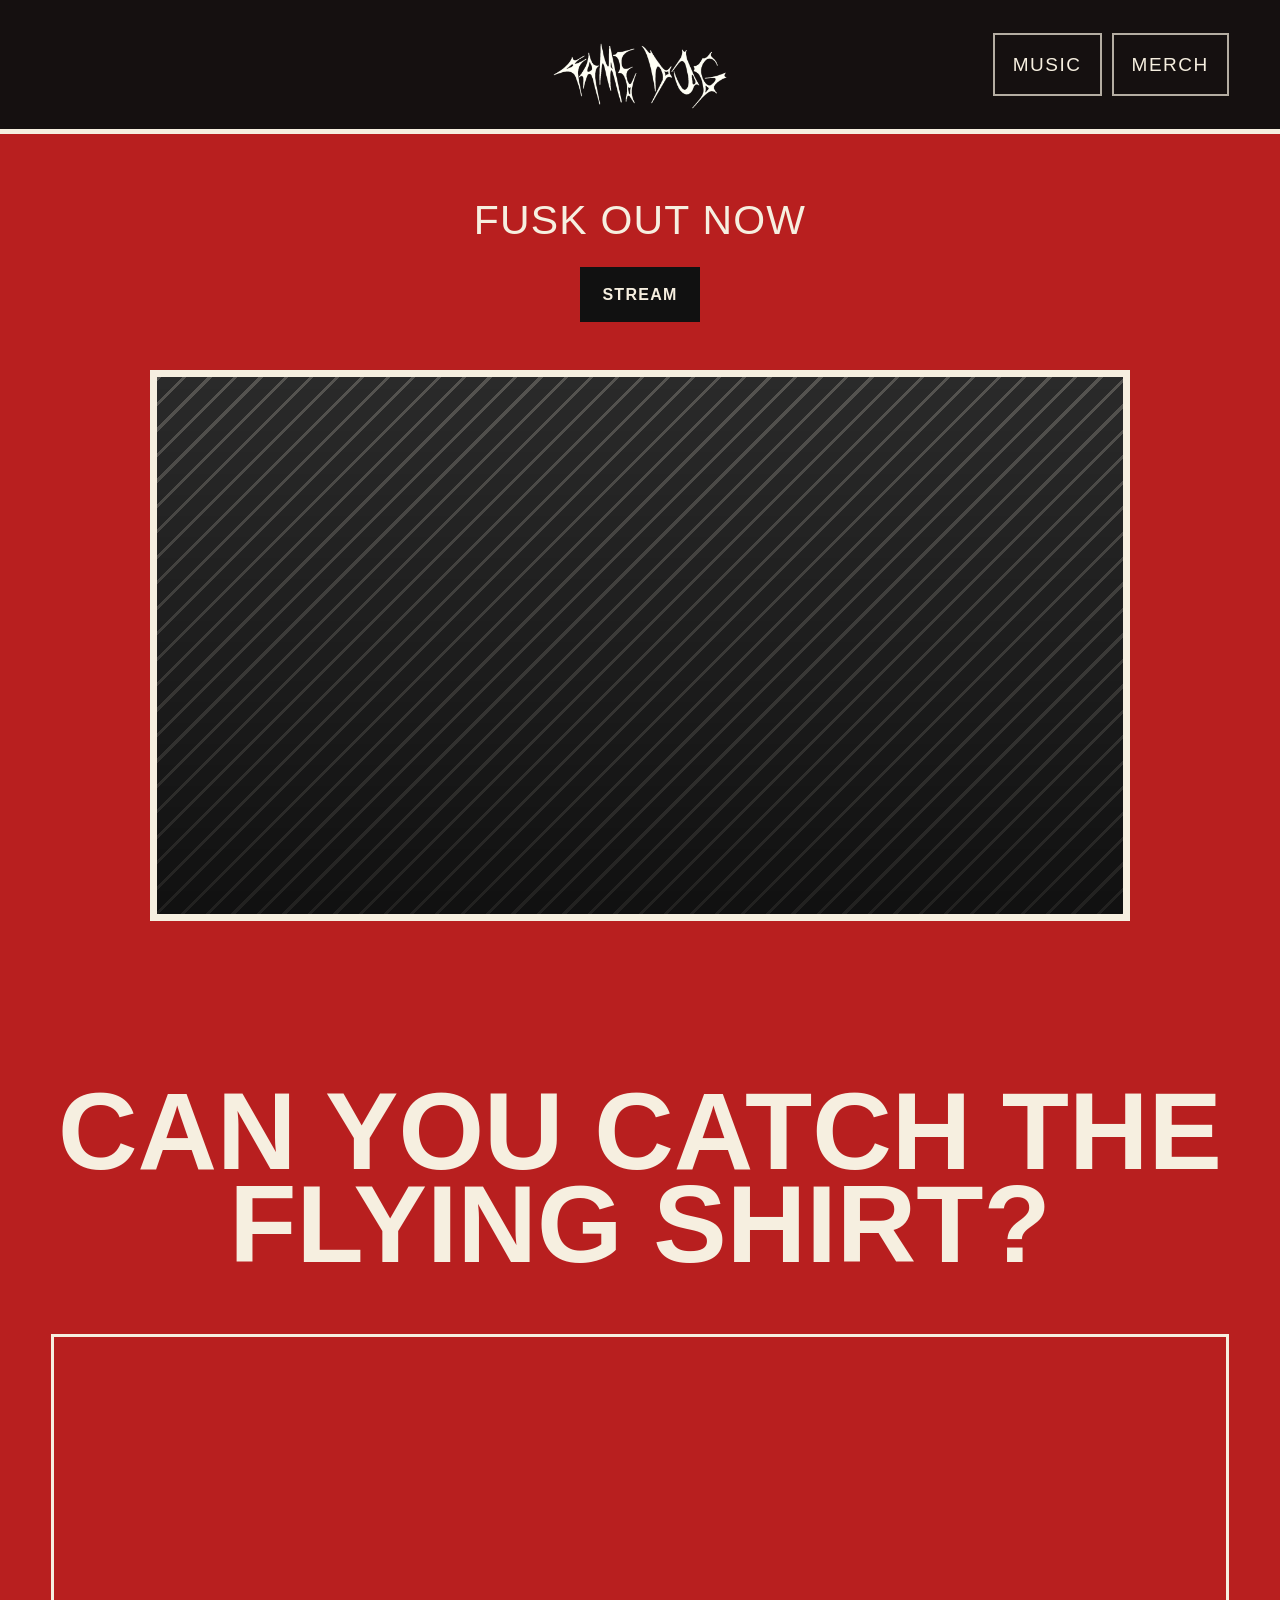
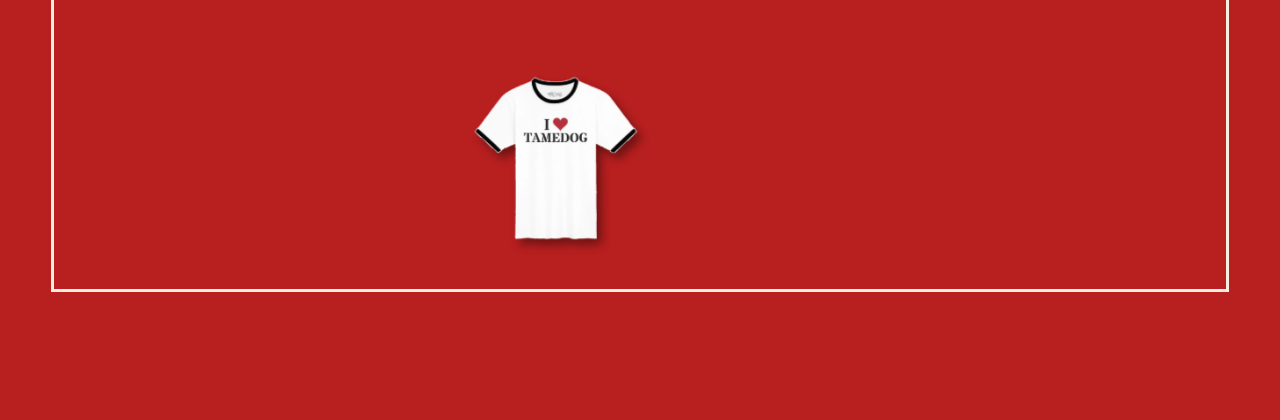
<file: index.html>
<!doctype html>
<html lang="en">
<head>
  <meta charset="utf-8" />
  <meta name="viewport" content="width=device-width, initial-scale=1" />
  <title>Tame Dog | Official Site</title>
  <meta name="description" content="Official site for Tame Dog. Music and merch." />
  <link rel="stylesheet" href="styles.css?v=20260923-dropdown-compact-1" />
</head>
<body>
  <div class="paper-noise" aria-hidden="true"></div>

  <header class="site-header">
    <a class="brand" href="#home" aria-label="Tame Dog home">
      <span class="logo-stamp logo-image"><img src="assets/merch-art/wordmark-logo/wordmark-02-clean-white-transparent.png" alt="Tame Dog logo" /></span>
    </a>
    <button class="menu-button" type="button" aria-expanded="false" aria-controls="site-nav">Menu</button>
    <nav id="site-nav" class="site-nav" aria-label="Primary navigation">
      <a href="music.html">Music</a>
      <a href="merch.html">Merch</a>
    </nav>
  </header>

  <main id="home">
    <section class="hero" aria-label="Tame Dog homepage">
      <div id="music" class="music-intro">
        <p class="music-intro-text">FUSK OUT NOW</p>
        <a class="button dark" href="https://distrokid.com/hyperfollow/tamedog1/fusk?ref=release" target="_blank" rel="noreferrer">Stream</a>
      </div>

      <div class="video-half" aria-label="Looping YouTube music video">
        <div class="video-frame" data-video-id="92gtE1CN8XQ">
          <iframe
            title="Tame Dog music video"
            src="https://www.youtube.com/embed/92gtE1CN8XQ?start=4&autoplay=1&mute=1&loop=1&playlist=92gtE1CN8XQ&controls=0&modestbranding=1&playsinline=1"
            allow="accelerometer; autoplay; clipboard-write; encrypted-media; gyroscope; picture-in-picture; web-share"
            referrerpolicy="strict-origin-when-cross-origin"
            allowfullscreen>
          </iframe>
          <a class="video-click-catcher" href="https://www.youtube.com/@tamedog" target="_blank" rel="noreferrer" aria-label="Open the Tame Dog YouTube channel"></a>
        </div>
      </div>
    </section>

    <section id="merch" class="section">
      <div class="section-head centered">
        <h2>Can You Catch The Flying Shirt?</h2>
      </div>
      <div class="flying-shirt-stage">
        <a class="flying-shirt" href="merch.html" aria-label="I Love Tame Dog tee — see it on the merch page">
          <img src="assets/merch/i-love-tame-dog-tee-transparent.png" alt="I Love Tame Dog tee" />
        </a>
        <img class="miss-popup" src="assets/merch/i-love-tamedog-popup.png" alt="" aria-hidden="true" />
      </div>
    </section>

  </main>

  <script src="app.js?v=20260923-miss-popup-1"></script>
</body>
</html>
</file>
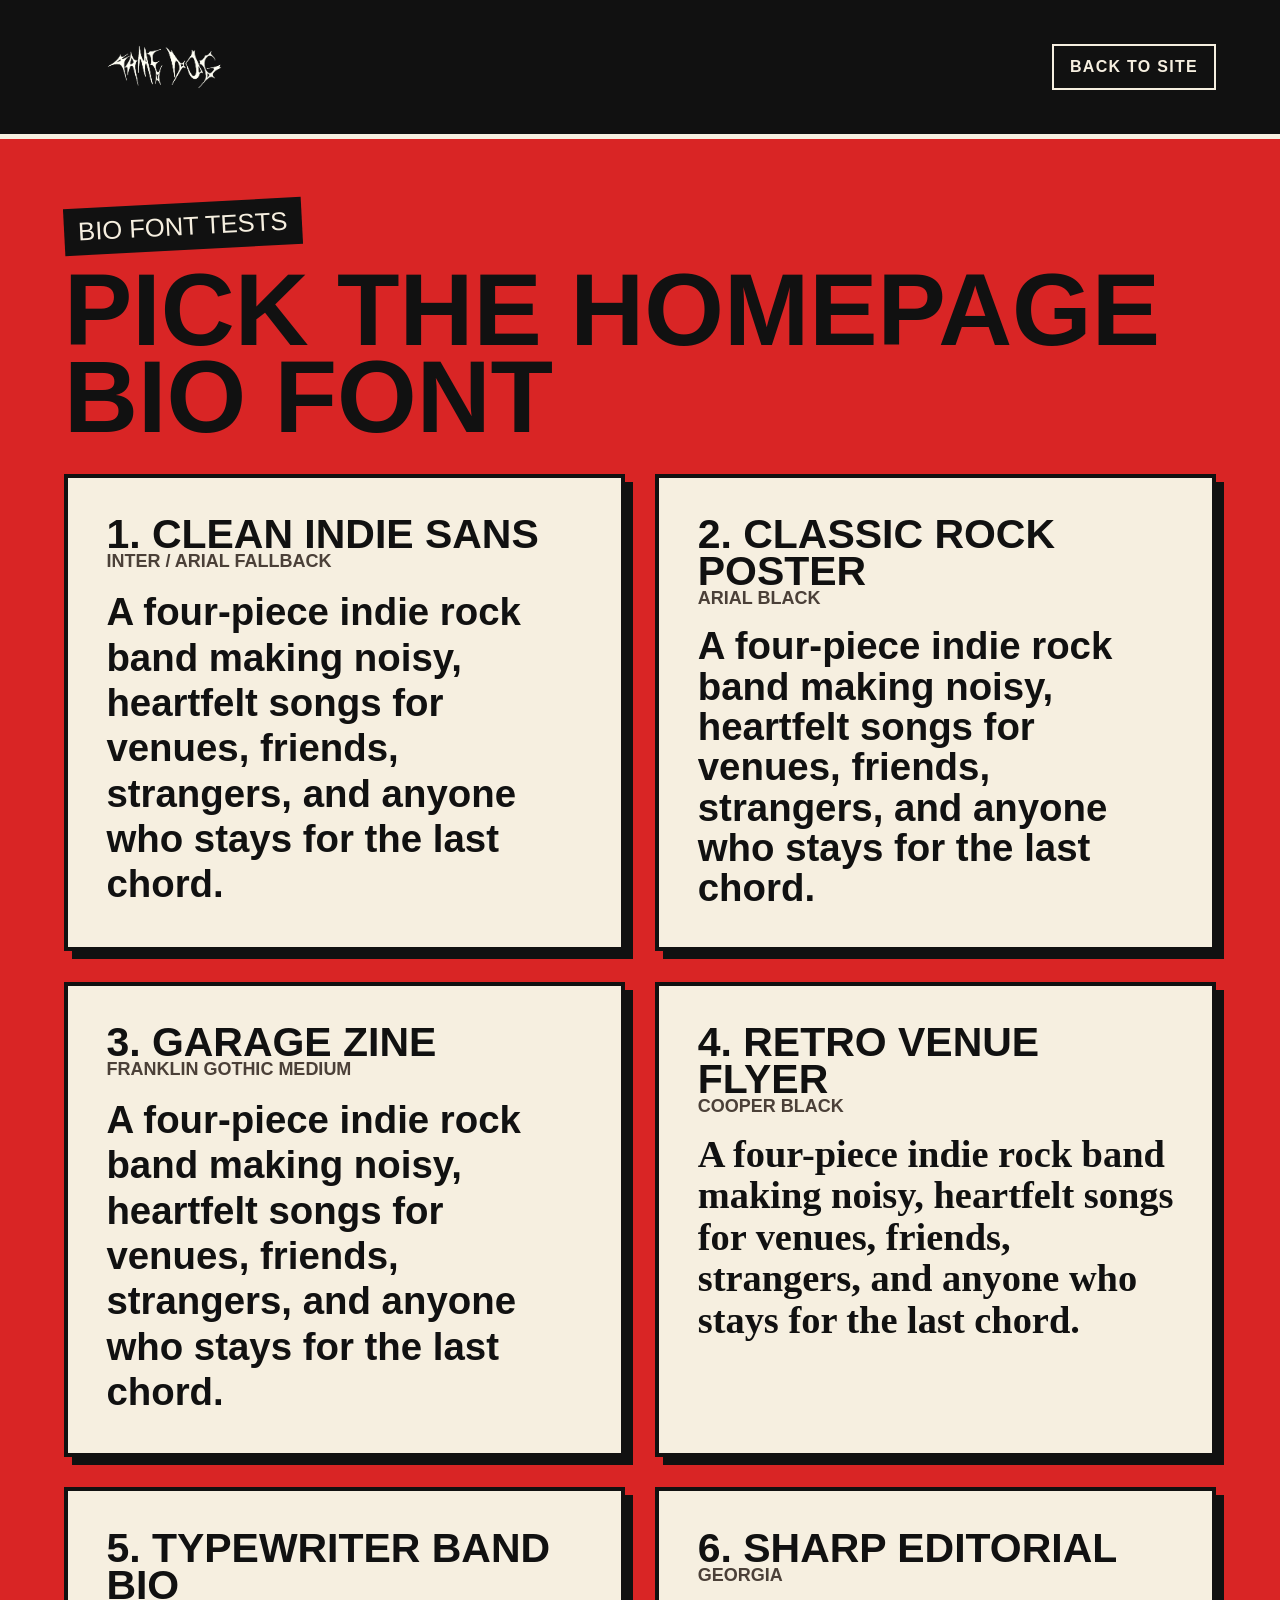
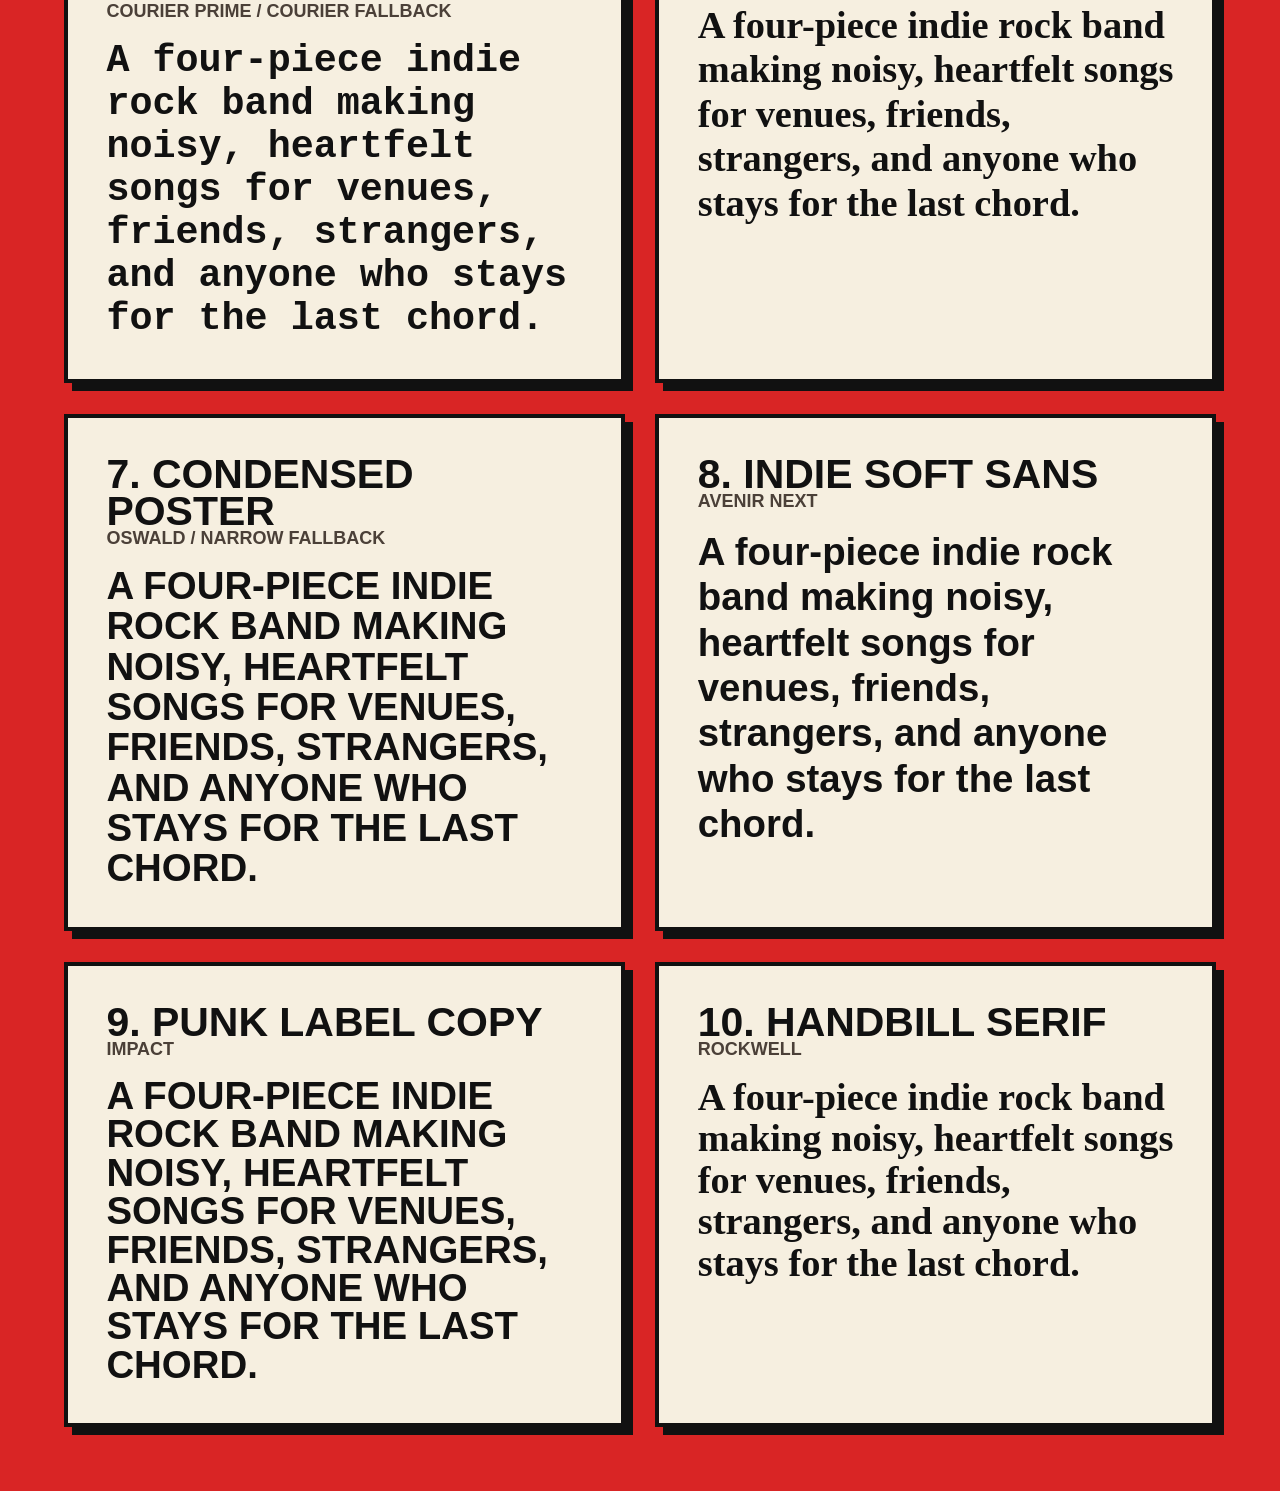
<file: font-options.html>
<!doctype html>
<html lang="en">
<head>
  <meta charset="utf-8" />
  <meta name="viewport" content="width=device-width, initial-scale=1" />
  <title>Tame Dog Bio Font Options</title>
  <style>
    :root {
      --ink: #111;
      --paper: #f6efe0;
      --red: #d92525;
      --white: #fffaf0;
    }

    * { box-sizing: border-box; }

    body {
      margin: 0;
      background: var(--red);
      color: var(--ink);
      font-family: Arial, Helvetica, sans-serif;
    }

    header {
      display: flex;
      align-items: center;
      justify-content: space-between;
      gap: 24px;
      padding: 24px clamp(24px, 5vw, 72px);
      background: #111;
      color: var(--paper);
      border-bottom: 5px solid var(--paper);
    }

    header img {
      width: clamp(180px, 22vw, 330px);
      height: 86px;
      object-fit: contain;
      object-position: left center;
    }

    header a {
      color: var(--paper);
      border: 2px solid currentColor;
      padding: 12px 16px;
      text-decoration: none;
      text-transform: uppercase;
      font-weight: 900;
      letter-spacing: .08em;
    }

    main {
      padding: clamp(32px, 5vw, 72px);
    }

    .intro {
      max-width: 1100px;
      margin: 0 0 34px;
    }

    .stamp {
      display: inline-block;
      margin: 0 0 16px;
      padding: 9px 14px;
      background: var(--ink);
      color: var(--paper);
      transform: rotate(-3deg);
      font-family: Impact, "Arial Black", sans-serif;
      text-transform: uppercase;
      font-size: clamp(20px, 2vw, 30px);
    }

    h1 {
      margin: 0;
      font-family: Impact, "Arial Black", sans-serif;
      font-size: clamp(54px, 8vw, 120px);
      line-height: .85;
      text-transform: uppercase;
    }

    .option-grid {
      display: grid;
      grid-template-columns: repeat(2, minmax(0, 1fr));
      gap: clamp(18px, 2.4vw, 34px);
    }

    .font-card {
      min-height: 300px;
      display: grid;
      gap: 20px;
      align-content: start;
      padding: clamp(22px, 3vw, 40px);
      background: var(--paper);
      border: 4px solid var(--ink);
      box-shadow: 8px 8px 0 #111;
    }

    .font-card h2 {
      margin: 0;
      font-family: Impact, "Arial Black", sans-serif;
      font-size: clamp(32px, 3.2vw, 56px);
      line-height: .9;
      text-transform: uppercase;
    }

    .font-card small {
      display: block;
      font-family: Arial, Helvetica, sans-serif;
      font-size: 18px;
      font-weight: 900;
      color: #4b4038;
      text-transform: uppercase;
    }

    .sample {
      max-width: 760px;
      margin: 0;
      font-size: clamp(30px, 3vw, 48px);
      line-height: 1.18;
      font-weight: 800;
    }

    .font-1 .sample { font-family: Inter, Arial, Helvetica, sans-serif; }
    .font-2 .sample { font-family: "Arial Black", Arial, Helvetica, sans-serif; font-weight: 900; line-height: 1.05; }
    .font-3 .sample { font-family: "Franklin Gothic Medium", "Arial Narrow", Arial, sans-serif; font-weight: 700; }
    .font-4 .sample { font-family: "Cooper Black", "Cooper Std Black", Georgia, serif; font-weight: 900; line-height: 1.08; }
    .font-5 .sample { font-family: "Courier Prime", "Courier New", Courier, monospace; font-weight: 700; line-height: 1.12; }
    .font-6 .sample { font-family: Georgia, "Times New Roman", serif; font-weight: 700; line-height: 1.16; }
    .font-7 .sample { font-family: Oswald, "Arial Narrow", "Franklin Gothic Medium", Arial, sans-serif; font-stretch: condensed; font-weight: 900; text-transform: uppercase; line-height: 1.05; }
    .font-8 .sample { font-family: "Avenir Next", Avenir, "Helvetica Neue", Arial, sans-serif; font-weight: 800; }
    .font-9 .sample { font-family: Impact, "Arial Black", sans-serif; font-weight: 900; text-transform: uppercase; line-height: 1; }
    .font-10 .sample { font-family: Rockwell, "Rockwell Extra Bold", Georgia, serif; font-weight: 900; line-height: 1.08; }

    @media (max-width: 880px) {
      header {
        align-items: start;
        flex-direction: column;
      }

      .option-grid {
        grid-template-columns: 1fr;
      }
    }
  </style>
</head>
<body>
  <header>
    <img src="assets/merch-art/wordmark-logo/wordmark-02-clean-white-transparent.png" alt="Tame Dog logo" />
    <a href="index.html#home">Back To Site</a>
  </header>

  <main>
    <section class="intro">
      <p class="stamp">Bio Font Tests</p>
      <h1>Pick The Homepage Bio Font</h1>
    </section>

    <section class="option-grid" aria-label="Homepage bio font options">
      <article class="font-card font-1">
        <h2>1. Clean Indie Sans <small>Inter / Arial fallback</small></h2>
        <p class="sample">A four-piece indie rock band making noisy, heartfelt songs for venues, friends, strangers, and anyone who stays for the last chord.</p>
      </article>
      <article class="font-card font-2">
        <h2>2. Classic Rock Poster <small>Arial Black</small></h2>
        <p class="sample">A four-piece indie rock band making noisy, heartfelt songs for venues, friends, strangers, and anyone who stays for the last chord.</p>
      </article>
      <article class="font-card font-3">
        <h2>3. Garage Zine <small>Franklin Gothic Medium</small></h2>
        <p class="sample">A four-piece indie rock band making noisy, heartfelt songs for venues, friends, strangers, and anyone who stays for the last chord.</p>
      </article>
      <article class="font-card font-4">
        <h2>4. Retro Venue Flyer <small>Cooper Black</small></h2>
        <p class="sample">A four-piece indie rock band making noisy, heartfelt songs for venues, friends, strangers, and anyone who stays for the last chord.</p>
      </article>
      <article class="font-card font-5">
        <h2>5. Typewriter Band Bio <small>Courier Prime / Courier fallback</small></h2>
        <p class="sample">A four-piece indie rock band making noisy, heartfelt songs for venues, friends, strangers, and anyone who stays for the last chord.</p>
      </article>
      <article class="font-card font-6">
        <h2>6. Sharp Editorial <small>Georgia</small></h2>
        <p class="sample">A four-piece indie rock band making noisy, heartfelt songs for venues, friends, strangers, and anyone who stays for the last chord.</p>
      </article>
      <article class="font-card font-7">
        <h2>7. Condensed Poster <small>Oswald / narrow fallback</small></h2>
        <p class="sample">A four-piece indie rock band making noisy, heartfelt songs for venues, friends, strangers, and anyone who stays for the last chord.</p>
      </article>
      <article class="font-card font-8">
        <h2>8. Indie Soft Sans <small>Avenir Next</small></h2>
        <p class="sample">A four-piece indie rock band making noisy, heartfelt songs for venues, friends, strangers, and anyone who stays for the last chord.</p>
      </article>
      <article class="font-card font-9">
        <h2>9. Punk Label Copy <small>Impact</small></h2>
        <p class="sample">A four-piece indie rock band making noisy, heartfelt songs for venues, friends, strangers, and anyone who stays for the last chord.</p>
      </article>
      <article class="font-card font-10">
        <h2>10. Handbill Serif <small>Rockwell</small></h2>
        <p class="sample">A four-piece indie rock band making noisy, heartfelt songs for venues, friends, strangers, and anyone who stays for the last chord.</p>
      </article>
    </section>
  </main>
</body>
</html>
</file>
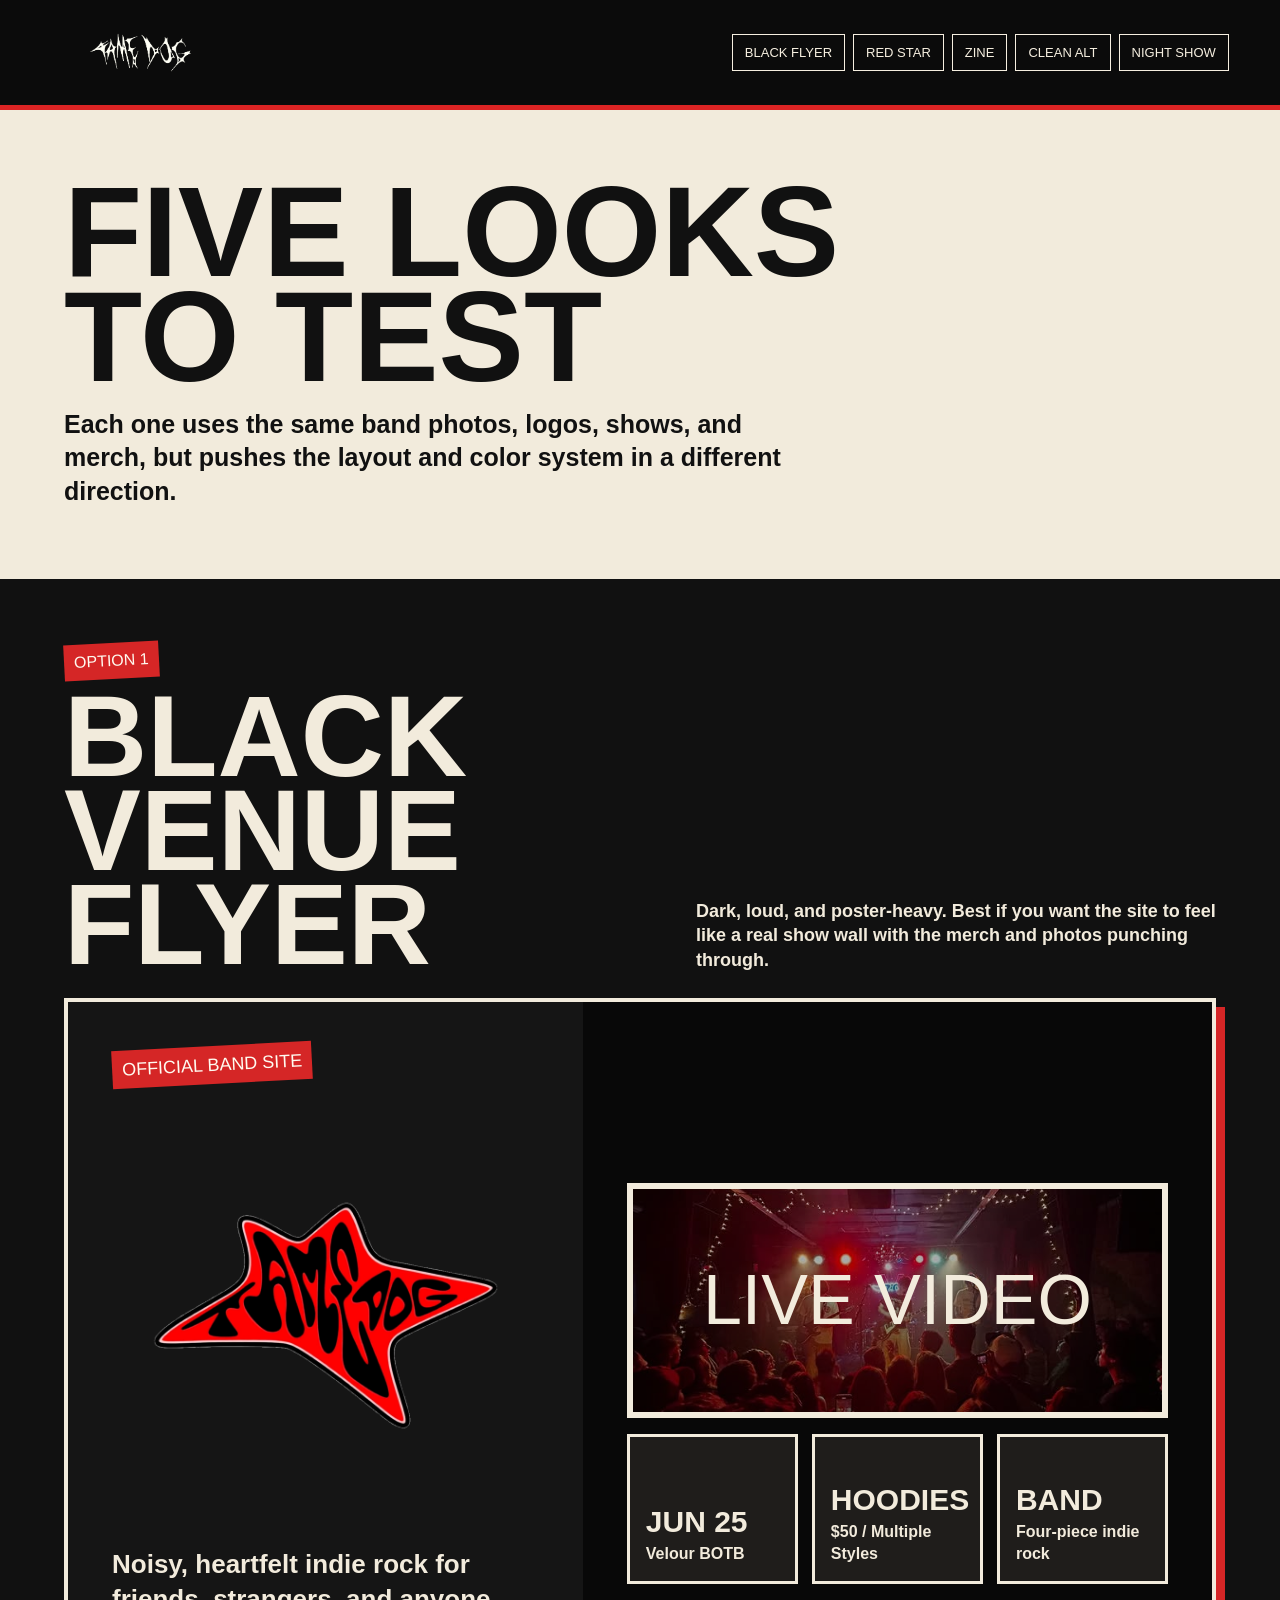
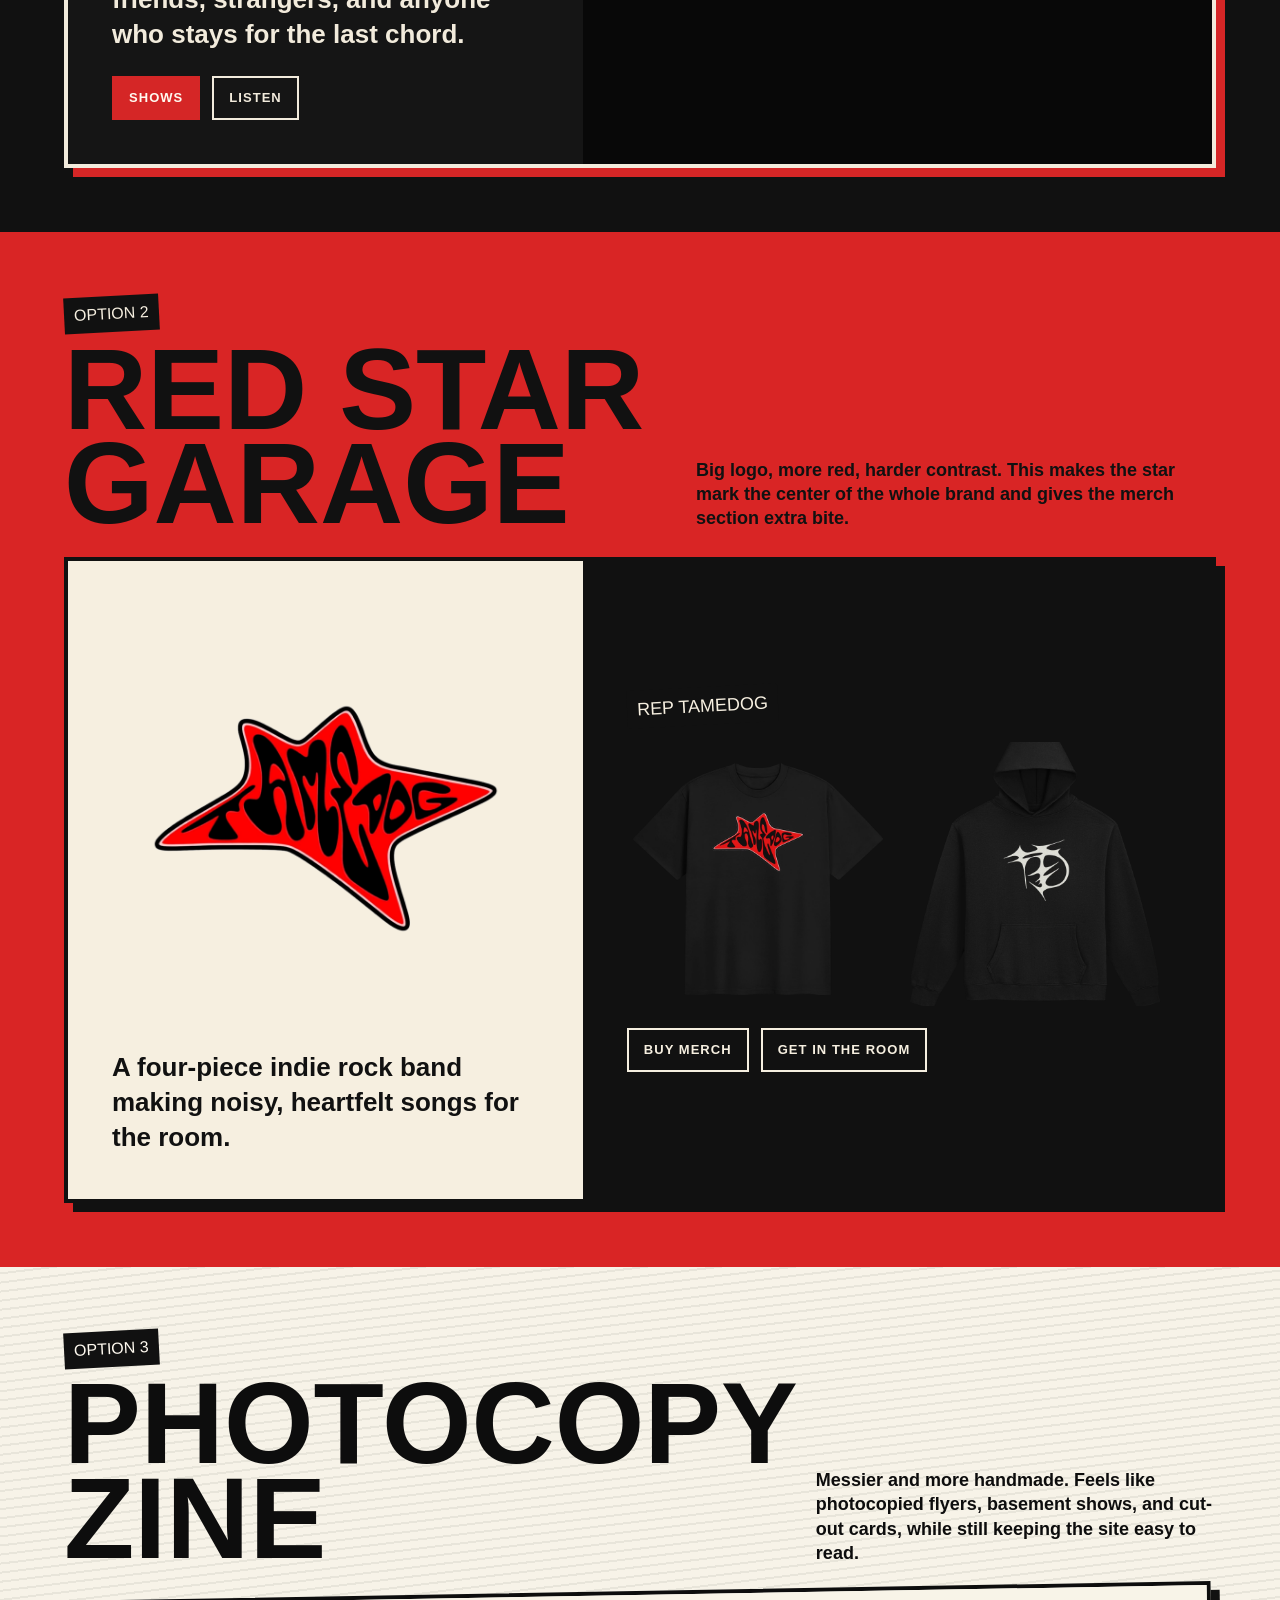
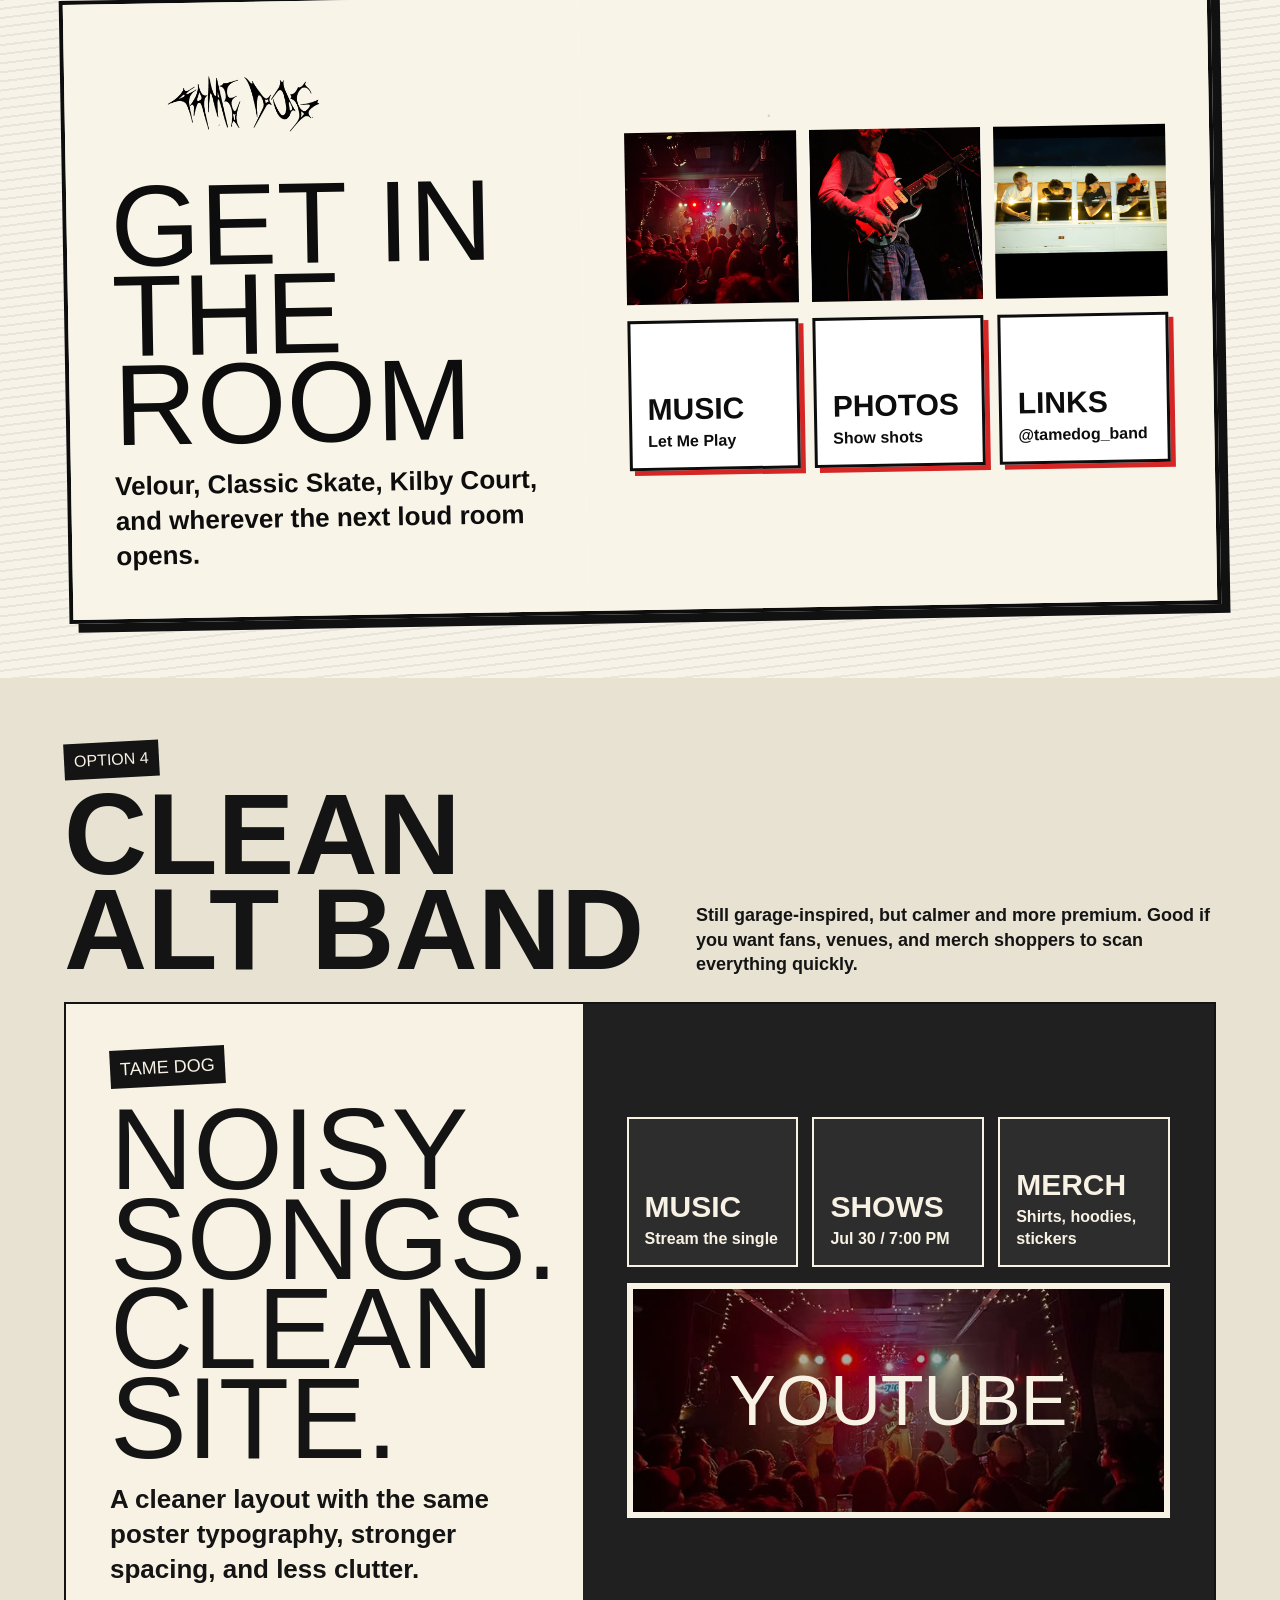
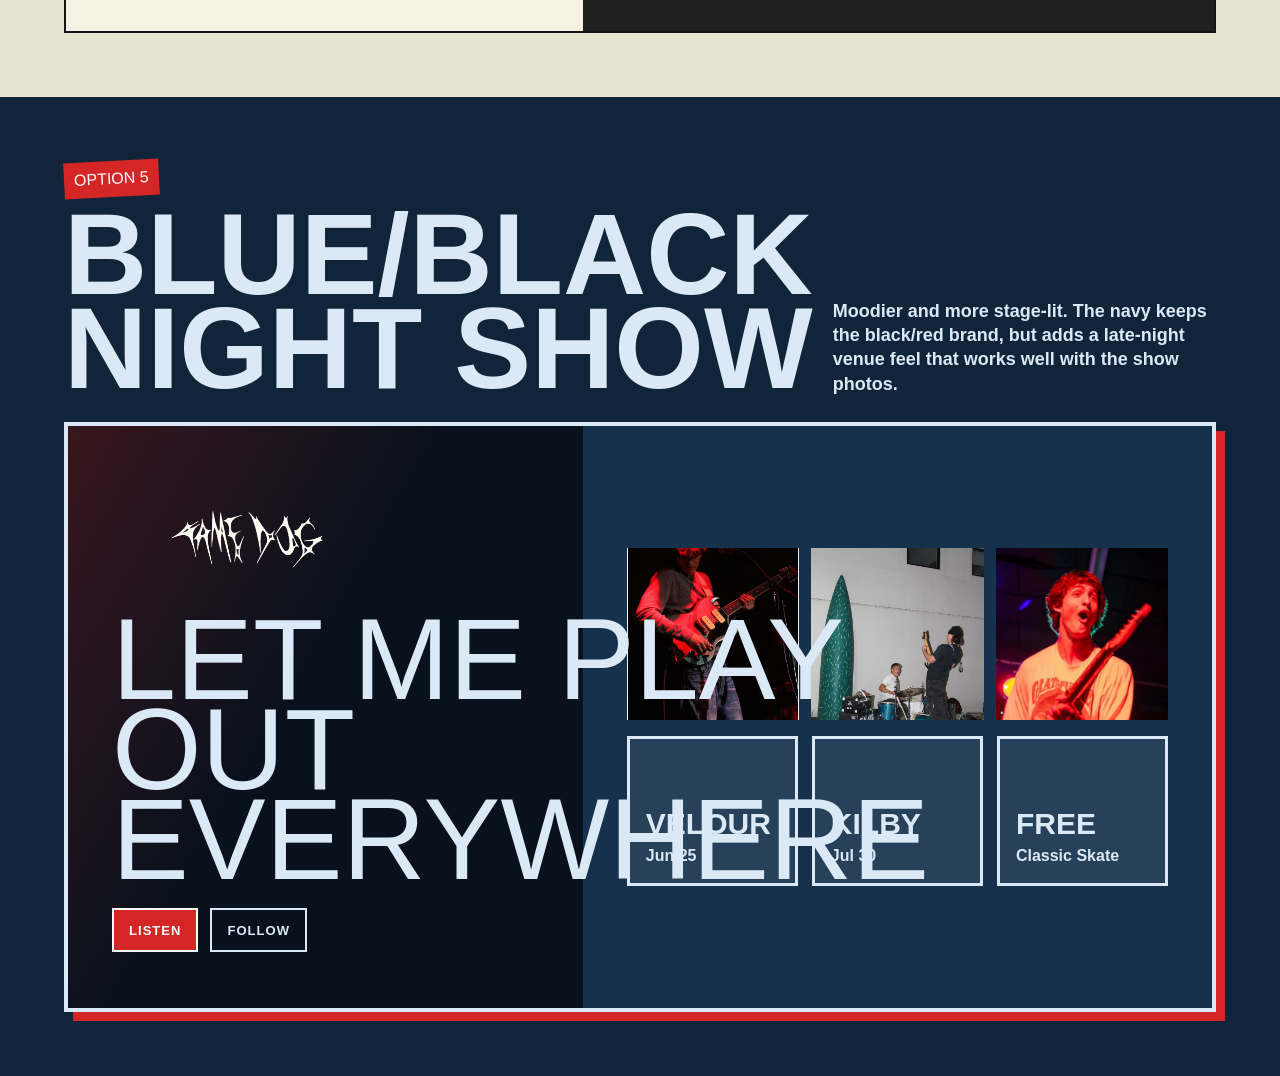
<file: layout-color-options.html>
<!doctype html>
<html lang="en">
<head>
  <meta charset="utf-8" />
  <meta name="viewport" content="width=device-width, initial-scale=1" />
  <title>Tame Dog Layout + Color Options</title>
  <style>
    * { box-sizing: border-box; }

    body {
      margin: 0;
      background: #0f0f0f;
      color: #f6efe0;
      font-family: Arial, Helvetica, sans-serif;
      line-height: 1.35;
    }

    a { color: inherit; }

    h1, h2, h3, p { margin: 0; }

    h1, h2, h3, .tag, .button, .nav a {
      font-family: Impact, "Arial Black", sans-serif;
      text-transform: uppercase;
      letter-spacing: 0;
    }

    .topbar {
      position: sticky;
      top: 0;
      z-index: 5;
      display: flex;
      align-items: center;
      justify-content: space-between;
      gap: 16px;
      min-height: 78px;
      padding: 14px clamp(16px, 4vw, 54px);
      background: rgba(12, 12, 12, .94);
      border-bottom: 5px solid #dd2424;
    }

    .topbar img {
      width: clamp(120px, 14vw, 190px);
      display: block;
    }

    .nav {
      display: flex;
      flex-wrap: wrap;
      gap: 8px;
    }

    .nav a {
      border: 1px solid currentColor;
      padding: 9px 12px;
      text-decoration: none;
      font-size: 13px;
    }

    .intro {
      padding: clamp(30px, 6vw, 70px) clamp(18px, 5vw, 70px);
      background: #f2ebdc;
      color: #111;
    }

    .intro h1 {
      max-width: 980px;
      font-size: clamp(56px, 10vw, 138px);
      line-height: .82;
    }

    .intro p {
      max-width: 760px;
      margin-top: 18px;
      font-size: clamp(18px, 2vw, 25px);
      font-weight: 800;
    }

    .option {
      min-height: 100vh;
      padding: clamp(24px, 5vw, 68px);
      overflow: hidden;
    }

    .option-head {
      display: grid;
      grid-template-columns: 1fr auto;
      gap: 20px;
      align-items: end;
      margin-bottom: 26px;
    }

    .option-number {
      width: fit-content;
      padding: 7px 10px;
      transform: rotate(-3deg);
      font-family: Impact, "Arial Black", sans-serif;
      text-transform: uppercase;
    }

    .option h2 {
      margin-top: 10px;
      font-size: clamp(50px, 9vw, 122px);
      line-height: .82;
    }

    .option-copy {
      max-width: 520px;
      font-size: 18px;
      font-weight: 800;
    }

    .preview-shell {
      display: grid;
      grid-template-columns: minmax(280px, .9fr) minmax(340px, 1.1fr);
      min-height: 590px;
      border: 4px solid currentColor;
      box-shadow: 9px 9px 0 var(--shadow);
    }

    .poster-side,
    .content-side {
      padding: clamp(18px, 4vw, 44px);
    }

    .poster-side {
      display: grid;
      align-content: center;
      gap: 18px;
      position: relative;
    }

    .star-logo {
      display: block;
      width: min(100%, 560px);
      margin: 0 auto;
    }

    .word-logo {
      display: block;
      width: min(70%, 270px);
    }

    .headline {
      font-family: Impact, "Arial Black", sans-serif;
      text-transform: uppercase;
      font-size: clamp(50px, 9vw, 118px);
      line-height: .78;
    }

    .line {
      max-width: 560px;
      font-size: clamp(18px, 2.2vw, 26px);
      font-weight: 900;
    }

    .button-row {
      display: flex;
      flex-wrap: wrap;
      gap: 12px;
      margin-top: 6px;
    }

    .button {
      display: inline-flex;
      align-items: center;
      justify-content: center;
      min-height: 44px;
      padding: 11px 15px;
      border: 2px solid currentColor;
      text-decoration: none;
      font-size: 13px;
      font-weight: 900;
      letter-spacing: .08em;
    }

    .content-side {
      display: grid;
      gap: 16px;
      align-content: center;
    }

    .video-box {
      min-height: 235px;
      display: grid;
      place-items: center;
      border: 6px solid currentColor;
      background-image:
        linear-gradient(rgba(0,0,0,.22), rgba(0,0,0,.5)),
        url("assets/instagram/crowd-red.jpg");
      background-size: cover;
      background-position: center;
      font-family: Impact, "Arial Black", sans-serif;
      text-transform: uppercase;
      font-size: clamp(36px, 6vw, 70px);
    }

    .card-grid {
      display: grid;
      grid-template-columns: repeat(3, minmax(0, 1fr));
      gap: 14px;
    }

    .mini-card {
      min-height: 150px;
      padding: 16px;
      border: 3px solid currentColor;
      display: grid;
      align-content: end;
      gap: 8px;
    }

    .mini-card h3 {
      font-size: 30px;
      line-height: .9;
    }

    .mini-card p {
      font-weight: 800;
    }

    .photo-strip {
      display: grid;
      grid-template-columns: 1fr 1fr 1fr;
      gap: 12px;
    }

    .photo-strip img,
    .merch-row img {
      width: 100%;
      aspect-ratio: 1 / 1;
      object-fit: cover;
      display: block;
    }

    .merch-row {
      display: grid;
      grid-template-columns: 1fr 1fr;
      gap: 12px;
    }

    .tag {
      width: fit-content;
      padding: 7px 10px;
      transform: rotate(-3deg);
      font-size: 18px;
    }

    .black-flyer {
      --shadow: #d52626;
      background: #111;
      color: #f2ebdc;
    }

    .black-flyer .option-number,
    .black-flyer .tag,
    .black-flyer .button.filled {
      background: #d52626;
      color: #fffaf0;
      border-color: #d52626;
    }

    .black-flyer .poster-side { background: #151515; }
    .black-flyer .content-side { background: #080808; }
    .black-flyer .mini-card { background: #1f1d1b; }

    .red-star {
      --shadow: #111;
      background: #d92525;
      color: #111;
    }

    .red-star .preview-shell { background: #f6efe0; }
    .red-star .poster-side { background: #f6efe0; }
    .red-star .content-side { background: #111; color: #f6efe0; }
    .red-star .option-number,
    .red-star .tag,
    .red-star .button.filled { background: #111; color: #f6efe0; }
    .red-star .mini-card { background: #d92525; color: #fff; border-color: #f6efe0; }

    .zine {
      --shadow: #111;
      background:
        repeating-linear-gradient(-7deg, rgba(0,0,0,.06) 0 2px, transparent 2px 9px),
        #f7f3e8;
      color: #0d0d0d;
    }

    .zine .preview-shell {
      transform: rotate(-1deg);
      background: #fffdf4;
    }

    .zine .poster-side,
    .zine .content-side {
      background:
        radial-gradient(circle at 30% 20%, rgba(0,0,0,.16) 0 1px, transparent 1px 4px),
        #f8f4e8;
    }

    .zine .option-number,
    .zine .tag,
    .zine .button.filled {
      background: #111;
      color: #fffaf0;
    }

    .zine .mini-card {
      background: #fff;
      box-shadow: 5px 5px 0 #d52626;
    }

    .clean-alt {
      --shadow: #b71f28;
      background: #e8e2d3;
      color: #141414;
    }

    .clean-alt .preview-shell {
      border-width: 2px;
      box-shadow: none;
      background: #f8f2e4;
    }

    .clean-alt .poster-side { background: #f8f2e4; }
    .clean-alt .content-side { background: #202020; color: #f8f2e4; }
    .clean-alt .mini-card { border-width: 2px; background: rgba(255,255,255,.06); }
    .clean-alt .option-number,
    .clean-alt .tag,
    .clean-alt .button.filled { background: #141414; color: #f8f2e4; }

    .night-show {
      --shadow: #d52626;
      background: #10253a;
      color: #dbe9f6;
    }

    .night-show .preview-shell {
      background: #10253a;
      border-color: #dbe9f6;
    }

    .night-show .poster-side {
      background:
        linear-gradient(120deg, rgba(213,38,38,.24), transparent 45%),
        #08111c;
    }

    .night-show .content-side { background: #16314c; }
    .night-show .option-number,
    .night-show .tag,
    .night-show .button.filled { background: #d52626; color: #fff; }
    .night-show .mini-card { background: rgba(255,255,255,.08); }

    @media (max-width: 860px) {
      .option-head,
      .preview-shell {
        grid-template-columns: 1fr;
      }

      .nav {
        display: none;
      }

      .card-grid,
      .photo-strip,
      .merch-row {
        grid-template-columns: 1fr;
      }
    }
  </style>
</head>
<body>
  <header class="topbar">
    <img src="assets/merch-art/wordmark-logo/wordmark-02-clean-white-transparent.png" alt="Tame Dog" />
    <nav class="nav" aria-label="Preview navigation">
      <a href="#black-flyer">Black Flyer</a>
      <a href="#red-star">Red Star</a>
      <a href="#zine">Zine</a>
      <a href="#clean-alt">Clean Alt</a>
      <a href="#night-show">Night Show</a>
    </nav>
  </header>

  <main>
    <section class="intro">
      <h1>Five Looks To Test</h1>
      <p>Each one uses the same band photos, logos, shows, and merch, but pushes the layout and color system in a different direction.</p>
    </section>

    <section id="black-flyer" class="option black-flyer">
      <div class="option-head">
        <div>
          <p class="option-number">Option 1</p>
          <h2>Black Venue Flyer</h2>
        </div>
        <p class="option-copy">Dark, loud, and poster-heavy. Best if you want the site to feel like a real show wall with the merch and photos punching through.</p>
      </div>
      <div class="preview-shell">
        <div class="poster-side">
          <p class="tag">Official Band Site</p>
          <img class="star-logo" src="assets/merch-art/star-logo/star-01-clean-transparent.png" alt="Tame Dog star logo" />
          <p class="line">Noisy, heartfelt indie rock for friends, strangers, and anyone who stays for the last chord.</p>
          <div class="button-row">
            <a class="button filled" href="#shows">Shows</a>
            <a class="button" href="#music">Listen</a>
          </div>
        </div>
        <div class="content-side">
          <div class="video-box">Live Video</div>
          <div class="card-grid">
            <article class="mini-card"><h3>Jun 25</h3><p>Velour BOTB</p></article>
            <article class="mini-card"><h3>Hoodies</h3><p>$50 / Multiple Styles</p></article>
            <article class="mini-card"><h3>Band</h3><p>Four-piece indie rock</p></article>
          </div>
        </div>
      </div>
    </section>

    <section id="red-star" class="option red-star">
      <div class="option-head">
        <div>
          <p class="option-number">Option 2</p>
          <h2>Red Star Garage</h2>
        </div>
        <p class="option-copy">Big logo, more red, harder contrast. This makes the star mark the center of the whole brand and gives the merch section extra bite.</p>
      </div>
      <div class="preview-shell">
        <div class="poster-side">
          <img class="star-logo" src="assets/merch-art/star-logo/star-01-clean-transparent.png" alt="Tame Dog star logo" />
          <p class="line">A four-piece indie rock band making noisy, heartfelt songs for the room.</p>
        </div>
        <div class="content-side">
          <p class="tag">Rep TameDog</p>
          <div class="merch-row">
            <img src="assets/merch/tamedog-shirt.avif" alt="Tame Dog shirt" />
            <img src="assets/merch/black-hoodie.avif" alt="Tame Dog hoodie" />
          </div>
          <div class="button-row">
            <a class="button filled" href="#merch">Buy Merch</a>
            <a class="button" href="#shows">Get In The Room</a>
          </div>
        </div>
      </div>
    </section>

    <section id="zine" class="option zine">
      <div class="option-head">
        <div>
          <p class="option-number">Option 3</p>
          <h2>Photocopy Zine</h2>
        </div>
        <p class="option-copy">Messier and more handmade. Feels like photocopied flyers, basement shows, and cut-out cards, while still keeping the site easy to read.</p>
      </div>
      <div class="preview-shell">
        <div class="poster-side">
          <img class="word-logo" src="assets/merch-art/wordmark-logo/wordmark-01-clean-black-transparent.png" alt="Tame Dog wordmark" />
          <p class="headline">Get In The Room</p>
          <p class="line">Velour, Classic Skate, Kilby Court, and wherever the next loud room opens.</p>
        </div>
        <div class="content-side">
          <div class="photo-strip">
            <img src="assets/instagram/crowd-red.jpg" alt="Crowd at Tame Dog show" />
            <img src="assets/instagram/live-guitar.jpg" alt="Live guitar" />
            <img src="assets/instagram/van-mirror-band.jpg" alt="Band in van mirror" />
          </div>
          <div class="card-grid">
            <article class="mini-card"><h3>Music</h3><p>Let Me Play</p></article>
            <article class="mini-card"><h3>Photos</h3><p>Show shots</p></article>
            <article class="mini-card"><h3>Links</h3><p>@tamedog_band</p></article>
          </div>
        </div>
      </div>
    </section>

    <section id="clean-alt" class="option clean-alt">
      <div class="option-head">
        <div>
          <p class="option-number">Option 4</p>
          <h2>Clean Alt Band</h2>
        </div>
        <p class="option-copy">Still garage-inspired, but calmer and more premium. Good if you want fans, venues, and merch shoppers to scan everything quickly.</p>
      </div>
      <div class="preview-shell">
        <div class="poster-side">
          <p class="tag">Tame Dog</p>
          <p class="headline">Noisy Songs. Clean Site.</p>
          <p class="line">A cleaner layout with the same poster typography, stronger spacing, and less clutter.</p>
        </div>
        <div class="content-side">
          <div class="card-grid">
            <article class="mini-card"><h3>Music</h3><p>Stream the single</p></article>
            <article class="mini-card"><h3>Shows</h3><p>Jul 30 / 7:00 PM</p></article>
            <article class="mini-card"><h3>Merch</h3><p>Shirts, hoodies, stickers</p></article>
          </div>
          <div class="video-box">YouTube</div>
        </div>
      </div>
    </section>

    <section id="night-show" class="option night-show">
      <div class="option-head">
        <div>
          <p class="option-number">Option 5</p>
          <h2>Blue/Black Night Show</h2>
        </div>
        <p class="option-copy">Moodier and more stage-lit. The navy keeps the black/red brand, but adds a late-night venue feel that works well with the show photos.</p>
      </div>
      <div class="preview-shell">
        <div class="poster-side">
          <img class="word-logo" src="assets/merch-art/wordmark-logo/wordmark-02-clean-white-transparent.png" alt="Tame Dog wordmark" />
          <p class="headline">Let Me Play Out Everywhere</p>
          <div class="button-row">
            <a class="button filled" href="#music">Listen</a>
            <a class="button" href="#links">Follow</a>
          </div>
        </div>
        <div class="content-side">
          <div class="photo-strip">
            <img src="assets/instagram/live-guitar.jpg" alt="Live guitar" />
            <img src="assets/instagram/outdoor-performance.jpg" alt="Outdoor performance" />
            <img src="assets/headshots/isaac-sohler.jpg" alt="Isaac Sohler" />
          </div>
          <div class="card-grid">
            <article class="mini-card"><h3>Velour</h3><p>Jun 25</p></article>
            <article class="mini-card"><h3>Kilby</h3><p>Jul 30</p></article>
            <article class="mini-card"><h3>Free</h3><p>Classic Skate</p></article>
          </div>
        </div>
      </div>
    </section>
  </main>
</body>
</html>
</file>
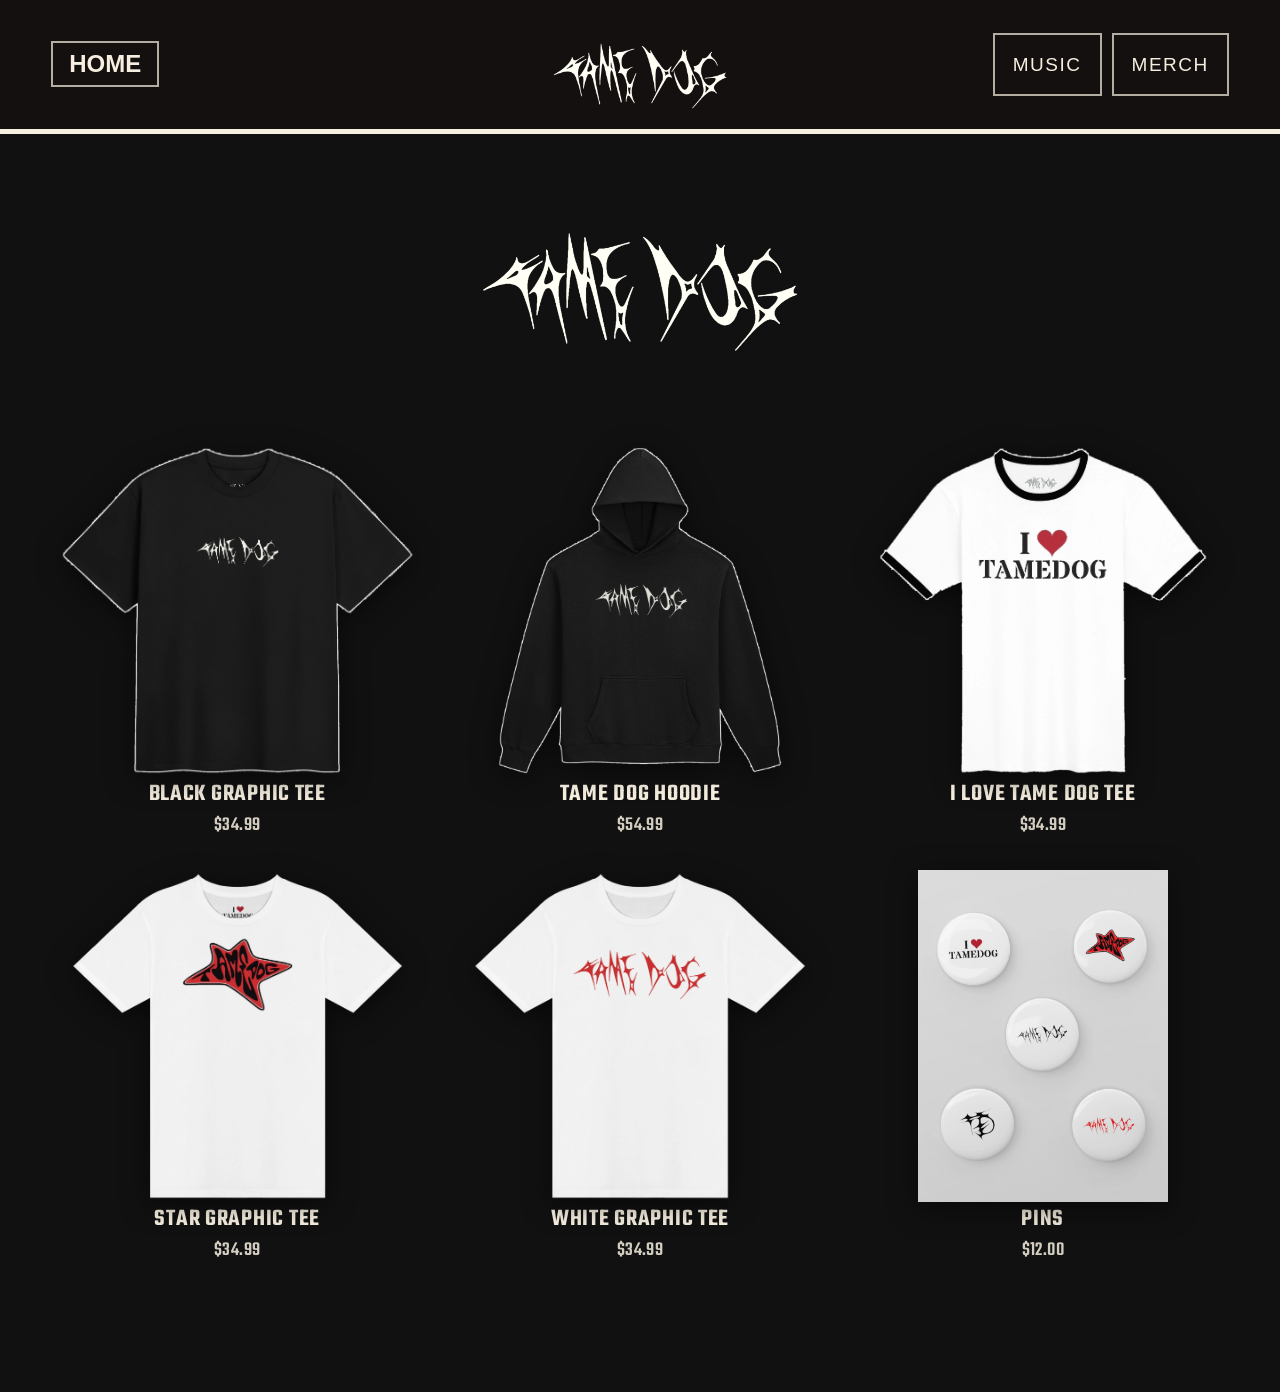
<file: merch.html>
<!doctype html>
<html lang="en">
<head>
  <meta charset="utf-8" />
  <meta name="viewport" content="width=device-width, initial-scale=1" />
  <title>Tame Dog | Merch</title>
  <meta name="description" content="Tame Dog merch — shirts and hoodies, available on Fourthwall." />
  <link rel="preconnect" href="https://fonts.googleapis.com">
  <link rel="preconnect" href="https://fonts.gstatic.com" crossorigin>
  <link href="https://fonts.googleapis.com/css2?family=Teko:wght@500;600&display=swap" rel="stylesheet">
  <link rel="stylesheet" href="styles.css?v=20260923-dropdown-compact-1" />
</head>
<body>
  <div class="paper-noise" aria-hidden="true"></div>

  <header class="site-header">
    <a class="back-button" href="index.html">Home</a>
    <a class="brand" href="index.html" aria-label="Tame Dog home">
      <span class="logo-stamp logo-image"><img src="assets/merch-art/wordmark-logo/wordmark-02-clean-white-transparent.png" alt="Tame Dog logo" /></span>
    </a>
    <button class="menu-button" type="button" aria-expanded="false" aria-controls="site-nav">Menu</button>
    <nav id="site-nav" class="site-nav" aria-label="Primary navigation">
      <a href="music.html">Music</a>
      <a href="merch.html">Merch</a>
    </nav>
  </header>

  <main>
    <section class="section merch-page">
      <div class="section-head centered">
        <img class="merch-page-logo" src="assets/merch-art/wordmark-logo/wordmark-02-clean-white-transparent.png" alt="Tame Dog" />
      </div>
      <div class="merch-grid">
        <a class="product-card" href="https://tame-dog-shop.fourthwall.com/products/black-graphic-tee" target="_blank" rel="noreferrer">
          <img class="product-image" src="assets/merch/black-graphic-tee-transparent.png" alt="Black Graphic Tame Dog tee" />
          <h3>Black Graphic Tee</h3>
          <p>$34.99</p>
        </a>
        <a class="product-card" href="https://tame-dog-shop.fourthwall.com/products/tame-dog-hoodie" target="_blank" rel="noreferrer">
          <img class="product-image" src="assets/merch/tame-dog-hoodie-transparent.png" alt="Tame Dog hoodie" />
          <h3>Tame Dog Hoodie</h3>
          <p>$54.99</p>
        </a>
        <a class="product-card" href="https://tame-dog-shop.fourthwall.com/products/i-love-tame-dog-tee" target="_blank" rel="noreferrer">
          <img class="product-image" src="assets/merch/i-love-tame-dog-tee-transparent.png" alt="I Love Tame Dog tee" />
          <h3>I Love Tame Dog Tee</h3>
          <p>$34.99</p>
        </a>
        <a class="product-card" href="https://tame-dog-shop.fourthwall.com/products/star-graphic-tee" target="_blank" rel="noreferrer">
          <img class="product-image" src="assets/merch/star-graphic-tee-transparent.png" alt="Star Graphic Tame Dog tee" />
          <h3>Star Graphic Tee</h3>
          <p>$34.99</p>
        </a>
        <a class="product-card" href="https://tame-dog-shop.fourthwall.com/products/white-graphic-tee" target="_blank" rel="noreferrer">
          <img class="product-image" src="assets/merch/red-graphic-tee-transparent.png" alt="White Graphic Tame Dog tee" />
          <h3>White Graphic Tee</h3>
          <p>$34.99</p>
        </a>
        <a class="product-card" href="https://tame-dog-shop.fourthwall.com/products/pins" target="_blank" rel="noreferrer">
          <img class="product-image" src="assets/merch/pins.webp" alt="Tame Dog pin set" />
          <h3>Pins</h3>
          <p>$12.00</p>
        </a>
      </div>
    </section>
  </main>

  <script src="app.js?v=20260923-miss-popup-1"></script>
</body>
</html>
</file>
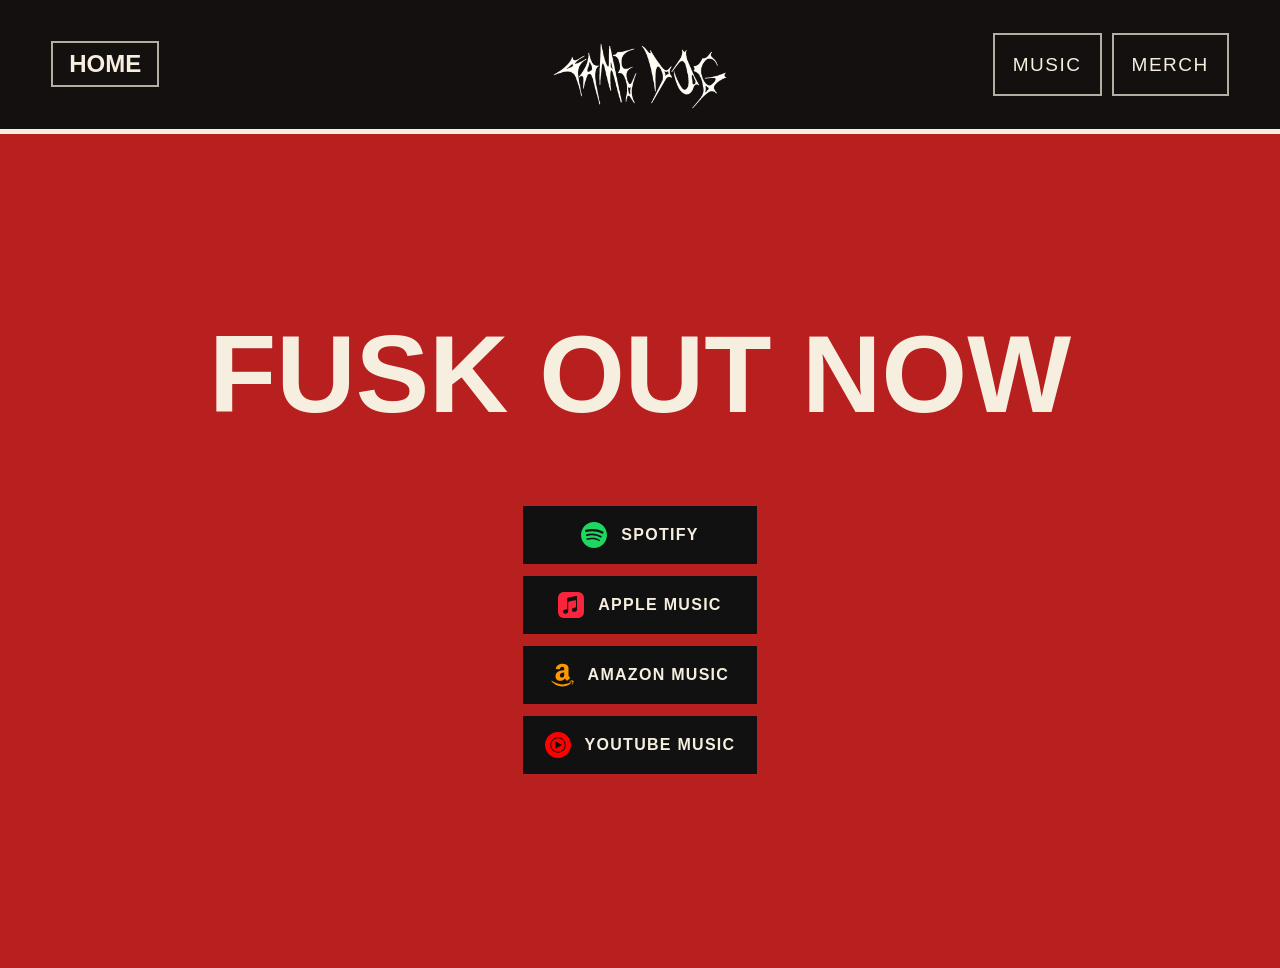
<file: music.html>
<!doctype html>
<html lang="en">
<head>
  <meta charset="utf-8" />
  <meta name="viewport" content="width=device-width, initial-scale=1" />
  <title>Tame Dog | Stream</title>
  <meta name="description" content="Stream Tame Dog everywhere — FUSK out now." />
  <link rel="stylesheet" href="styles.css?v=20260923-dropdown-compact-1" />
</head>
<body>
  <div class="paper-noise" aria-hidden="true"></div>

  <header class="site-header">
    <a class="back-button" href="index.html">Home</a>
    <a class="brand" href="index.html" aria-label="Tame Dog home">
      <span class="logo-stamp logo-image"><img src="assets/merch-art/wordmark-logo/wordmark-02-clean-white-transparent.png" alt="Tame Dog logo" /></span>
    </a>
    <button class="menu-button" type="button" aria-expanded="false" aria-controls="site-nav">Menu</button>
    <nav id="site-nav" class="site-nav" aria-label="Primary navigation">
      <a href="music.html">Music</a>
      <a href="merch.html">Merch</a>
    </nav>
  </header>

  <main>
    <section class="section music-page">
      <div class="section-head centered">
        <h2>FUSK Out Now</h2>
      </div>
      <div class="button-row centered column">
        <a class="button dark platform-button" href="https://open.spotify.com/album/71ha0uuVrVdGrvdGyeF3eG" target="_blank" rel="noreferrer">
          <img src="assets/icons/spotify.svg" alt="" />
          <span>Spotify</span>
        </a>
        <a class="button dark platform-button" href="https://music.apple.com/us/album/fusk-single/6805874751?uo=4" target="_blank" rel="noreferrer">
          <img src="assets/icons/apple-music.svg" alt="" />
          <span>Apple Music</span>
        </a>
        <a class="button dark platform-button" href="http://www.amazon.com/gp/product/B0HGRF9FTL" target="_blank" rel="noreferrer">
          <img src="assets/icons/amazon.svg" alt="" />
          <span>Amazon Music</span>
        </a>
        <a class="button dark platform-button" href="https://music.youtube.com/search?q=Tame+Dog+FUSK" target="_blank" rel="noreferrer">
          <img src="assets/icons/youtube-music.svg" alt="" />
          <span>YouTube Music</span>
        </a>
      </div>
    </section>
  </main>

  <script src="app.js?v=20260923-miss-popup-1"></script>
</body>
</html>
</file>
<file: styles.css>
:root {
  color-scheme: light;
  --ink: #111;
  --paper: #f6efe0;
  --paper-deep: #e33631;
  --red: #b81f1f;
  --white: #fffaf0;
  --gray: #594f48;
  --line: #111;
}

* { box-sizing: border-box; }

html {
  scroll-behavior: smooth;
}

body {
  margin: 0;
  background: var(--red);
  color: var(--ink);
  font-family: Arial, Helvetica, sans-serif;
  font-size: clamp(18px, 1.15vw, 23px);
  line-height: 1.45;
}

body.no-scroll { overflow: hidden; }

a { color: inherit; }

button, select {
  font: inherit;
}

.paper-noise {
  position: fixed;
  inset: 0;
  z-index: -1;
  pointer-events: none;
  background:
    radial-gradient(circle at 20% 30%, rgba(0,0,0,.08) 0 1px, transparent 1px 5px),
    radial-gradient(circle at 80% 65%, rgba(0,0,0,.08) 0 1px, transparent 1px 7px),
    repeating-linear-gradient(-8deg, rgba(0,0,0,.035) 0 2px, transparent 2px 9px),
    var(--red);
  mix-blend-mode: multiply;
}

.site-header {
  position: sticky;
  top: 0;
  z-index: 20;
  display: grid;
  grid-template-columns: 1fr auto 1fr;
  align-items: center;
  gap: clamp(26px, 4vw, 70px);
  min-height: 46px;
  padding: 10px clamp(18px, 4vw, 52px);
  background: rgba(17, 17, 17, .96);
  color: var(--paper);
  border-bottom: 5px solid var(--paper);
  text-transform: uppercase;
  letter-spacing: 0;
}

.brand {
  display: inline-flex;
  align-items: center;
  justify-content: center;
  grid-column: 2;
  justify-self: center;
  gap: 10px;
  color: inherit;
  text-decoration: none;
  font-family: Impact, "Arial Black", sans-serif;
  font-size: 24px;
}

.logo-stamp {
  display: grid;
  place-items: center;
  width: 46px;
  height: 46px;
  border: 3px solid currentColor;
  border-radius: 50%;
  transform: rotate(-8deg);
}

.logo-stamp.logo-image {
  width: clamp(300px, 24vw, 520px);
  height: clamp(70px, 8.5vw, 170px);
  border: 0;
  border-radius: 0;
  overflow: visible;
  background: transparent;
  transform: none;
}

.logo-stamp.logo-image img {
  width: 100%;
  height: 100%;
  object-fit: contain;
  object-position: center;
  filter: none;
}

.site-nav {
  display: flex;
  flex-wrap: nowrap;
  justify-content: flex-end;
  gap: 10px;
  grid-column: 3;
  justify-self: end;
  max-width: min(64vw, 1160px);
}

.site-nav a,
.menu-button {
  min-width: clamp(96px, 7vw, 160px);
  border: 2px solid rgba(242,235,220,.72);
  background: transparent;
  color: var(--paper);
  padding: 16px 18px;
  text-decoration: none;
  text-transform: uppercase;
  text-align: center;
  font-size: clamp(19px, 1.15vw, 26px);
  letter-spacing: .08em;
}

.menu-button {
  display: none;
  grid-column: 3;
  justify-self: end;
  cursor: pointer;
}

.back-button {
  grid-column: 1;
  justify-self: start;
  display: inline-flex;
  align-items: center;
  justify-content: center;
  min-width: 54px;
  height: 46px;
  padding: 0 16px;
  border: 2px solid rgba(242,235,220,.72);
  color: var(--paper);
  text-decoration: none;
  font-size: 24px;
  font-weight: 900;
  line-height: 1;
}

.hero {
  display: block;
  background: var(--red);
  border-bottom: 8px solid var(--red);
}

.hero-copy {
  display: grid;
  align-content: center;
  padding: clamp(28px, 4.5vw, 64px);
  background: var(--paper);
}

.stamp {
  width: fit-content;
  margin: 0 0 16px;
  padding: 9px 14px;
  background: var(--ink);
  color: var(--paper);
  transform: rotate(-3deg);
  font-family: Impact, "Arial Black", sans-serif;
  text-transform: uppercase;
  font-size: clamp(22px, 2.1vw, 32px);
}

.stamp.red {
  background: var(--ink);
  color: var(--paper);
}

h1, h2, h3 {
  margin: 0;
  font-family: Impact, "Arial Black", sans-serif;
  text-transform: uppercase;
  letter-spacing: 0;
}

h1 {
  font-size: clamp(86px, 15vw, 190px);
  line-height: .72;
  text-shadow: 5px 5px 0 var(--red);
}

.hero-logo-heading {
  max-width: min(560px, 82vw);
  line-height: 1;
  text-shadow: none;
}

.hero-logo-heading img {
  display: block;
  width: 100%;
  height: auto;
}

h2 {
  font-size: clamp(58px, 8.6vw, 124px);
  line-height: .84;
}

h3 {
  font-size: clamp(34px, 2.8vw, 52px);
  line-height: .95;
}

.hero-line {
  max-width: 720px;
  margin: 18px 0 0;
  font-family: Oswald, "Arial Narrow", "Franklin Gothic Medium", Arial, sans-serif;
  font-size: clamp(26px, 2.4vw, 38px);
  font-weight: 900;
  line-height: 1.05;
  text-transform: uppercase;
}

.button-row {
  display: flex;
  flex-wrap: wrap;
  gap: 12px;
  margin-top: 22px;
}

.button-row.centered {
  justify-content: center;
}

.button-row.column {
  flex-direction: column;
  align-items: stretch;
}

.button-row.column .button {
  width: min(100%, 320px);
  margin: 0 auto;
}

.platform-button {
  padding: 14px 20px;
  gap: 14px;
}

.platform-button img {
  height: 26px;
  width: auto;
  display: block;
}

.platform-button span {
  font-size: clamp(16px, 1.1vw, 20px);
}

.music-page {
  min-height: calc(100vh - 66px);
  display: grid;
  align-content: center;
  justify-items: center;
  text-align: center;
}

.music-page h2 {
  color: var(--paper);
}

.music-page-sub {
  max-width: 560px;
  margin: 14px 0 0;
  font-family: Oswald, "Arial Narrow", "Franklin Gothic Medium", Arial, sans-serif;
  font-size: clamp(20px, 1.6vw, 26px);
  font-weight: 700;
  color: var(--paper);
}

.button {
  display: inline-flex;
  justify-content: center;
  align-items: center;
  min-height: 54px;
  padding: 14px 20px;
  border: 2px solid var(--ink);
  color: inherit;
  text-decoration: none;
  text-transform: uppercase;
  font-weight: 900;
  font-size: clamp(16px, 1vw, 20px);
  letter-spacing: .08em;
  cursor: pointer;
}

.button.dark {
  background: var(--ink);
  color: var(--paper);
}

.button.light {
  background: var(--paper);
  color: var(--ink);
}

.button.outline {
  background: transparent;
  color: var(--paper);
  border-color: var(--paper);
}

.video-half {
  min-height: 320px;
  padding: clamp(16px, 2.2vw, 28px);
  background: var(--red);
  color: var(--paper);
  display: grid;
  align-items: center;
  justify-items: center;
}

.video-frame {
  position: relative;
  width: min(100%, 980px);
  aspect-ratio: 16 / 9;
  margin: 0 auto;
  border: 7px solid var(--paper);
  overflow: hidden;
  background:
    linear-gradient(rgba(0,0,0,.02), rgba(0,0,0,.62)),
    repeating-linear-gradient(135deg, rgba(242,235,220,.22) 0 3px, transparent 3px 18px),
    #2b2b2b;
}

.video-frame iframe {
  position: absolute;
  inset: 0;
  width: 100%;
  height: 100%;
  border: 0;
  opacity: 0;
  pointer-events: none;
}

.video-frame[data-ready="true"] iframe {
  opacity: 1;
}

.video-click-catcher {
  position: absolute;
  inset: 0;
  z-index: 2;
  cursor: pointer;
}

.video-placeholder {
  position: absolute;
  inset: 0;
  display: grid;
  place-content: center;
  gap: 10px;
  padding: 28px;
  text-align: center;
  font-weight: 900;
  text-transform: uppercase;
}

.video-frame[data-ready="true"] .video-placeholder {
  display: none;
}

.play-symbol {
  display: grid;
  place-items: center;
  width: 86px;
  height: 86px;
  margin: 0 auto;
  border: 3px solid currentColor;
  border-radius: 50%;
  font-size: 34px;
}

.section {
  padding: clamp(76px, 10vw, 150px) clamp(18px, 4vw, 56px);
  background: var(--red);
  color: var(--ink);
}

.page-hero {
  min-height: 62vh;
  display: grid;
  align-content: center;
  padding: clamp(34px, 8vw, 92px) clamp(16px, 4vw, 42px);
  border-bottom: 8px solid var(--ink);
  background:
    radial-gradient(circle at 75% 20%, transparent 0 16%, rgba(0,0,0,.13) 16% 17%, transparent 17% 24%),
    var(--paper);
}

.torn-top {
  background:
    linear-gradient(178deg, transparent 0 28px, var(--red) 29px),
    var(--red);
}

.black-band {
  background: var(--ink);
  color: var(--paper);
}

.section-head {
  display: flex;
  justify-content: space-between;
  align-items: end;
  gap: 22px;
  margin-bottom: clamp(34px, 5vw, 70px);
}

.section-head.with-action {
  align-items: center;
}

.section-head.centered {
  flex-direction: column;
  justify-content: center;
  align-items: center;
  text-align: center;
}

#merch h2,
.merch-page h2 {
  color: var(--paper);
}

.merch-page-logo {
  width: min(560px, 82vw);
  height: auto;
  display: block;
}

.product-card h3 {
  text-decoration: none;
}

.product-card:hover h3,
.product-card:focus-visible h3 {
  text-decoration: underline;
}

.music-intro {
  display: grid;
  align-content: center;
  justify-items: center;
  gap: 16px;
  text-align: center;
  padding: clamp(28px, 4.5vw, 64px) clamp(18px, 4vw, 56px) clamp(10px, 2vw, 20px);
  background: var(--red);
}

.music-intro-text {
  margin: 0;
  font-family: Impact, "Arial Black", sans-serif;
  text-transform: uppercase;
  letter-spacing: .03em;
  font-size: clamp(32px, 3.2vw, 48px);
  color: var(--paper);
}

.flying-shirt-stage {
  position: relative;
  overflow: hidden;
  min-height: clamp(420px, 62vh, 640px);
  border: 3px solid var(--paper);
}

.flying-shirt {
  position: absolute;
  top: 0;
  left: 0;
  display: block;
  width: clamp(110px, 13vw, 190px);
  text-decoration: none;
  will-change: transform;
}

.flying-shirt img {
  display: block;
  width: 100%;
  filter: drop-shadow(5px 6px 5px rgba(0,0,0,.4));
  pointer-events: none;
}

.miss-popup {
  position: absolute;
  top: 0;
  left: 0;
  width: clamp(110px, 14vw, 190px);
  pointer-events: none;
  opacity: 0;
  transform: translate(-50%, -50%) scale(.85);
  transition: opacity .15s ease-out, transform .15s ease-out;
  z-index: 5;
  filter: drop-shadow(4px 5px 8px rgba(0,0,0,.45));
}

.miss-popup.show {
  opacity: 1;
  transform: translate(-50%, -50%) scale(1);
  transition: opacity .1s ease-out, transform .1s ease-out;
}

.section-head h2 a {
  color: inherit;
  text-decoration: none;
}

.section-head h2 a:hover,
.section-head h2 a:focus-visible {
  text-decoration: underline;
  text-decoration-thickness: .06em;
  text-underline-offset: .12em;
}

.music-grid,
.merch-grid,
.member-grid {
  display: grid;
  grid-template-columns: repeat(4, minmax(0, 1fr));
  gap: clamp(20px, 2.4vw, 34px);
}

.official-link-grid {
  grid-template-columns: repeat(3, minmax(230px, 320px));
  justify-content: center;
  max-width: 1100px;
  margin: 0 auto;
}

.link-wall .section-head {
  display: grid;
  grid-template-columns: 1fr;
  justify-items: center;
  text-align: center;
  gap: 12px;
}

.link-wall .stamp {
  margin-inline: auto;
}

.link-wall .platform-card {
  min-height: 280px;
  padding: clamp(26px, 3vw, 42px);
  gap: 22px;
  background: var(--paper);
  box-shadow: 7px 7px 0 var(--ink);
}

.link-wall .platform-card span {
  width: fit-content;
  padding: 6px 8px;
  background: var(--ink);
  color: var(--paper);
  transform: rotate(-2deg);
}

.link-wall .platform-card strong {
  font-size: clamp(22px, 1.7vw, 30px);
}

.link-wall .platform-card em {
  max-width: 300px;
  font-size: clamp(20px, 1.5vw, 27px);
  line-height: 1.35;
}

.platform-card,
.member-card,
.show-card {
  border: 3px solid currentColor;
  background: var(--paper);
  padding: clamp(24px, 2.6vw, 40px);
  color: inherit;
  text-decoration: none;
  box-shadow: 6px 6px 0 var(--ink);
}

.product-card {
  border: 0;
  background: transparent;
  padding: 0;
  color: inherit;
  text-decoration: none;
  box-shadow: none;
}

.platform-card {
  display: grid;
  gap: 18px;
  min-height: 245px;
}

.platform-card span {
  font-family: Impact, "Arial Black", sans-serif;
  font-size: clamp(42px, 3.5vw, 64px);
  line-height: .9;
  text-transform: uppercase;
}

.platform-title-link {
  color: inherit;
  text-decoration: underline;
  text-underline-offset: 4px;
}

.platform-card em {
  color: var(--gray);
  font-style: normal;
}

.link-wall .platform-card strong {
  text-decoration: underline;
  text-underline-offset: 4px;
}

.show-list {
  display: grid;
  gap: clamp(22px, 2.5vw, 34px);
}

.show-card {
  display: grid;
  grid-template-columns: 120px minmax(0, 1fr) auto;
  gap: clamp(20px, 3vw, 42px);
  min-height: 175px;
  align-items: center;
  background: rgba(242,235,220,.08);
  box-shadow: 6px 6px 0 var(--red);
}

.show-card p { margin: 6px 0 0; }

.show-card p,
.product-card p,
.member-card p {
  font-size: clamp(22px, 1.6vw, 30px);
  line-height: 1.35;
}

.show-date {
  border: 3px solid currentColor;
  padding: 10px;
  text-align: center;
  font-family: Impact, "Arial Black", sans-serif;
  font-size: clamp(78px, 5.7vw, 112px);
  line-height: .78;
}

.show-date span {
  display: block;
  font-size: clamp(24px, 1.8vw, 34px);
}

.muted-card {
  opacity: .82;
}

.merch-grid,
.member-grid {
  grid-template-columns: repeat(3, minmax(0, 1fr));
}

.product-card {
  display: grid;
  gap: 18px;
  background: transparent;
  align-content: start;
}

.product-card p,
.member-card p {
  margin: 0;
}

select {
  width: 100%;
  min-height: 54px;
  border: 2px solid var(--ink);
  background: var(--paper);
  color: var(--ink);
  padding: 10px 12px;
  font-weight: 900;
  font-size: clamp(20px, 1.4vw, 28px);
}

.shirt-mock,
.poster-mock {
  min-height: 230px;
  display: grid;
  place-items: center;
  background:
    repeating-linear-gradient(-8deg, rgba(0,0,0,.09) 0 2px, transparent 2px 9px),
    var(--ink);
  color: var(--paper);
  font-family: Impact, "Arial Black", sans-serif;
  font-size: 46px;
}

.product-image {
  display: block;
  width: 100%;
  height: clamp(240px, 26vw, 340px);
  object-fit: contain;
  filter: drop-shadow(0 6px 14px rgba(0,0,0,.55));
}

.merch-page {
  background: var(--ink);
  padding-top: clamp(20px, 3vw, 40px);
}

.merch-page .section-head {
  margin-bottom: clamp(20px, 2.5vw, 34px);
}

.merch-page .product-card {
  display: grid;
  justify-items: center;
  text-align: center;
  gap: 6px;
}

.merch-page .product-card h3 {
  font-family: Teko, Oswald, "Arial Narrow", "Franklin Gothic Medium", Arial, sans-serif;
  font-size: clamp(24px, 1.8vw, 30px);
  font-weight: 600;
  text-transform: uppercase;
  letter-spacing: .03em;
  color: var(--paper);
}

.merch-page .product-card p {
  margin: 0;
  font-family: Teko, Oswald, "Arial Narrow", "Franklin Gothic Medium", Arial, sans-serif;
  font-size: clamp(20px, 1.4vw, 24px);
  font-weight: 500;
  letter-spacing: .02em;
  color: rgba(246, 239, 224, .85);
}

.dark-product-image {
  background: var(--ink);
}

.hoodie {
  background:
    repeating-linear-gradient(8deg, rgba(242,235,220,.1) 0 2px, transparent 2px 12px),
    #2a2a2a;
}

.poster-mock {
  background: var(--red);
}

.admin-note {
  max-width: 850px;
  margin: 20px 0 0;
  font-weight: 800;
}

.member-grid {
  grid-template-columns: repeat(4, minmax(0, 1fr));
}

.member-card {
  background: rgba(242,235,220,.08);
  box-shadow: 6px 6px 0 var(--red);
  display: grid;
  gap: 18px;
  align-content: start;
  min-height: 520px;
}

.member-card a {
  color: var(--paper);
  font-weight: 900;
  text-transform: uppercase;
  font-size: clamp(20px, 1.45vw, 27px);
}

.member-role {
  width: fit-content;
  margin: 0;
  padding: 8px 11px;
  background: var(--paper);
  color: var(--ink);
  font-family: Impact, "Arial Black", sans-serif;
  font-size: clamp(20px, 1.5vw, 28px);
  line-height: 1;
  text-transform: uppercase;
  transform: rotate(-2deg);
}

.member-headshot {
  width: 100%;
  aspect-ratio: 1;
  object-fit: cover;
  border: 3px solid currentColor;
  background: var(--paper);
  filter: grayscale(.18) contrast(1.12);
}

@media (max-width: 1000px) {
  .music-grid,
  .merch-grid,
  .member-grid {
    grid-template-columns: repeat(2, minmax(0, 1fr));
  }

  .show-card {
    grid-template-columns: 90px minmax(0, 1fr);
  }

  .show-card .button {
    grid-column: 1 / -1;
  }
}

@media (max-width: 720px) {
  .site-header {
    align-items: start;
    gap: 8px;
    padding: 10px 12px;
  }

  .logo-stamp.logo-image {
    width: clamp(90px, 30vw, 150px);
    height: clamp(22px, 7.5vw, 38px);
  }

  .menu-button {
    display: inline-flex;
    min-width: 0;
    padding: 8px 10px;
    font-size: 15px;
  }

  .back-button {
    min-width: 0;
    padding: 8px 10px;
    font-size: 16px;
  }

  .site-nav {
    display: none;
    position: absolute;
    grid-column: 1 / -1;
    justify-self: stretch;
    left: auto;
    right: 12px;
    top: 62px;
    max-width: none;
    width: auto;
    padding: 0;
    background: transparent;
    border-bottom: none;
  }

  .site-nav.open {
    display: grid;
    gap: 6px;
    justify-content: end;
  }

  .site-nav a {
    min-width: 0;
    padding: 8px 10px;
    font-size: 15px;
    background: var(--ink);
  }

  .hero,
  .music-grid,
  .merch-grid,
  .member-grid {
    grid-template-columns: 1fr;
  }

  .hero {
    min-height: 0;
  }

  .section-head,
  .section-head.with-action {
    align-items: start;
    flex-direction: column;
  }

  .show-card {
    grid-template-columns: 1fr;
  }

  .show-date {
    width: 120px;
  }

}
</file>
